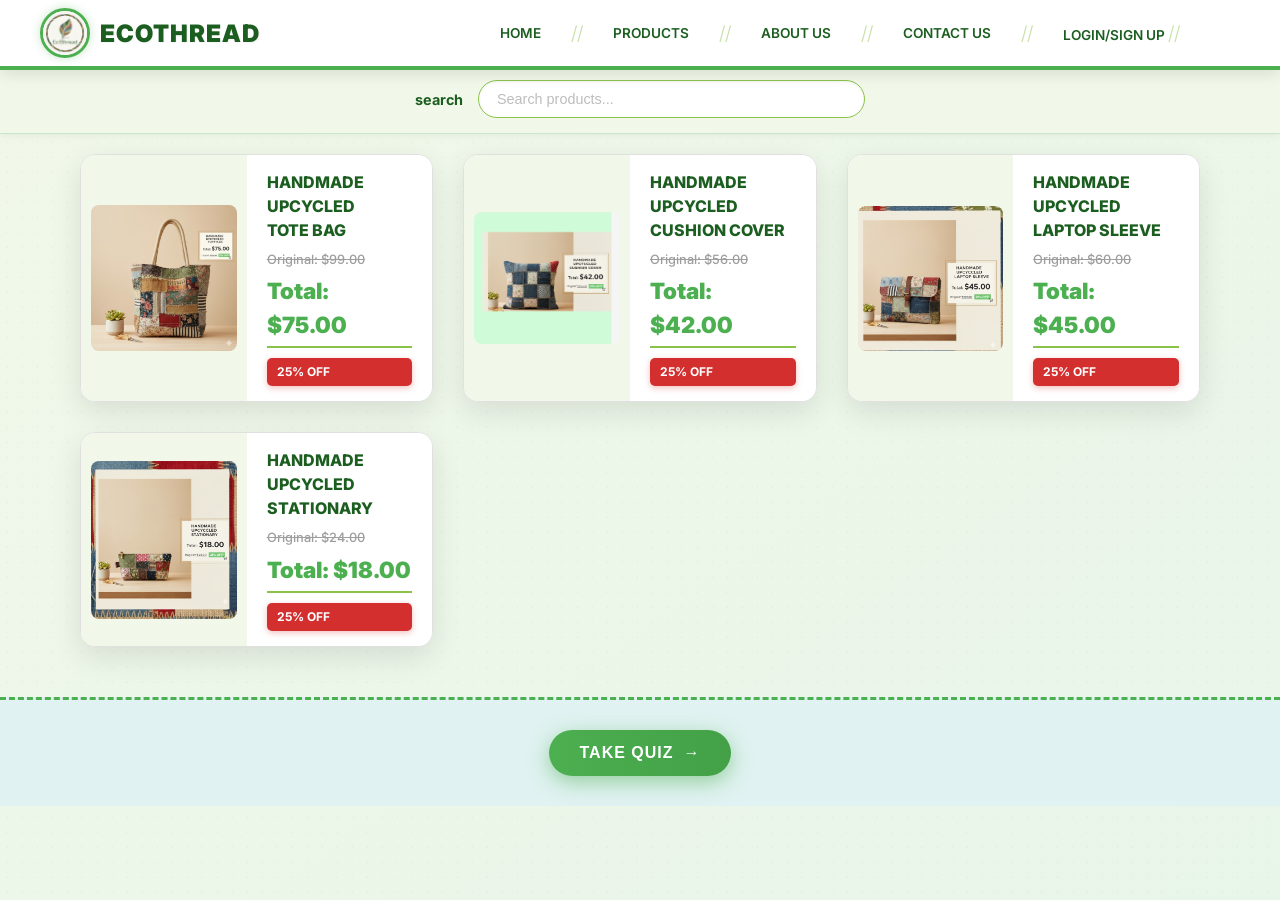
<file: index.html>
<!DOCTYPE html>
<html lang="en">
<head>
    <meta charset="UTF-8">
    <meta name="viewport" content="width=device-width, initial-scale=1.0">
    <title>EcoThread - Handmade Upcycled Products</title>
    <link rel="stylesheet" href="index.css">
    
</head>
<body>

    <!-- Header and Navigation -->
    <header id="main-header">
        <div id="logo">
            <img src="3.png" alt="EcoThread Logo">
            <span>EcoThread</span>
        </div>
        <nav id="main-nav">
            <a href="#home">home</a>
            <span class="divider">//</span>
            <a href="#products">products</a>
            <span class="divider">//</span>
            <a href="#about">about us</a>
            <span class="divider">//</span>
            <a href="#contact">contact us</a>
            <span class="divider">//</span>
            <a href="#login">login/sign up
            <span class="divider">//</span> <a href="http://127.0.0.1:5501/login.html"></a>
        </nav>
    </header>

    <!-- Search and Filter Section -->
    <div id="search-filter">
        <div class="search-container">
            <label for="search">search</label>
            <input type="text" id="search" placeholder="Search products...">
        </div>
    </div>

    <!-- Product Grid Section -->
    <section id="product-grid">

        <!-- Product 1: Tote Bag -->
        <div class="product-card">
            <div class="product-image">
                <img src="m.jpg" alt="Handmade Upcycled Tote Bag">
            </div>
            <div class="product-info">
                <p class="product-name">HANDMADE UPCYCLED<br>TOTE BAG</p>
                <p class="original-price">Original: $99.00</p>
                <p class="total-price">Total: $75.00</p>
                <p class="discount">25% OFF</p>
            </div>
        </div>

        <!-- Product 2: Cushion Cover -->
        <div class="product-card">
            <div class="product-image">
                <img src="v.png" alt="Handmade Upcycled Cushion Cover">
            </div>
            <div class="product-info">
                <p class="product-name">HANDMADE UPCYCLED<br>CUSHION COVER</p>
                <p class="original-price">Original: $56.00</p>
                <p class="total-price">Total: $42.00</p>
                <p class="discount">25% OFF</p>
            </div>
        </div>

        <!-- Product 3: Laptop Sleeve -->
        <div class="product-card">
            <div class="product-image">
                <img src="a.png" alt="Handmade Upcycled Laptop Sleeve">
            </div>
            <div class="product-info">
                <p class="product-name">HANDMADE UPCYCLED<br>LAPTOP SLEEVE</p>
                <p class="original-price">Original: $60.00</p>
                <p class="total-price">Total: $45.00</p>
                <p class="discount">25% OFF</p>
            </div>
        </div>

        <!-- Product 4: Stationery Pouch -->
        <div class="product-card">
            <div class="product-image">
                <img src="z.png" alt="Handmade Upcycled Stationary">
            </div>
            <div class="product-info">
                <p class="product-name">HANDMADE UPCYCLED<br>STATIONARY</p>
                <p class="original-price">Original: $24.00</p>
                <p class="total-price">Total: $18.00</p>
                <p class="discount">25% OFF</p>
            </div>
        </div>

    </section>

    <!-- Quiz Button Section -->
    <div id="quiz-area">
        <button id="quiz-button">take quiz</button>
    </div>
<script src="index.js"></script>

</body>
</html>
</file>
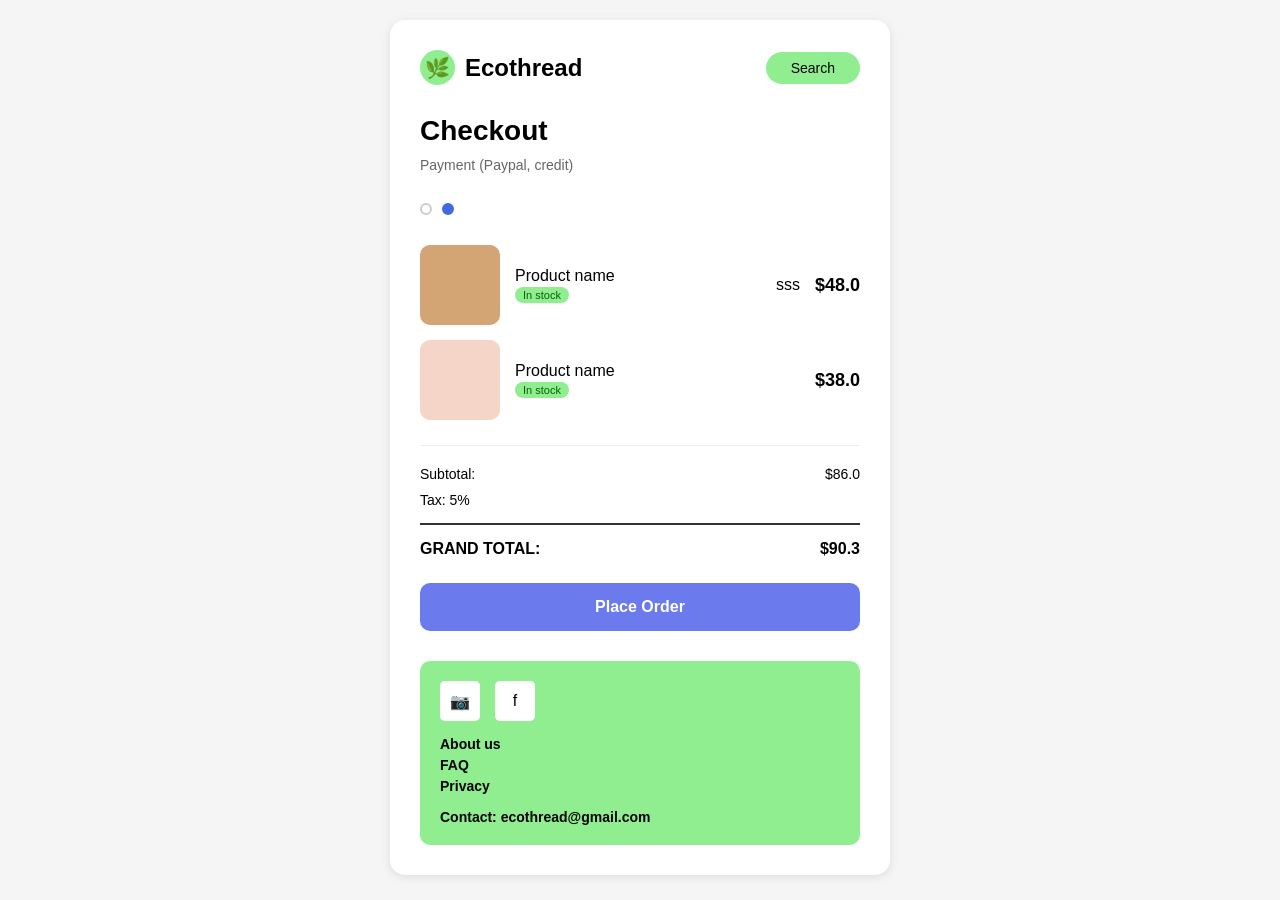
<file: checkout.html>
<!DOCTYPE html>
<html lang="en">
<head>
    <meta charset="UTF-8">
    <meta name="viewport" content="width=device-width, initial-scale=1.0">
    <title>Ecothread - Checkout</title>
    <style>
        * {
            margin: 0;
            padding: 0;
            box-sizing: border-box;
        }

        body {
            font-family: Arial, sans-serif;
            background-color: #f5f5f5;
            padding: 20px;
        }

        .container {
            max-width: 500px;
            margin: 0 auto;
            background-color: white;
            border-radius: 15px;
            padding: 30px;
            box-shadow: 0 2px 10px rgba(0,0,0,0.1);
        }

        .header {
            display: flex;
            align-items: center;
            justify-content: space-between;
            margin-bottom: 30px;
        }

        .logo-section {
            display: flex;
            align-items: center;
            gap: 10px;
        }

        .logo {
            width: 35px;
            height: 35px;
            background-color: #90EE90;
            border-radius: 50%;
            display: flex;
            align-items: center;
            justify-content: center;
            font-size: 20px;
        }

        .brand-name {
            font-size: 24px;
            font-weight: bold;
        }

        .search-btn {
            background-color: #90EE90;
            border: none;
            padding: 8px 25px;
            border-radius: 20px;
            cursor: pointer;
            font-size: 14px;
        }

        h1 {
            font-size: 28px;
            margin-bottom: 10px;
        }

        .payment-info {
            color: #666;
            margin-bottom: 30px;
            font-size: 14px;
        }

        .payment-options {
            display: flex;
            gap: 10px;
            margin-bottom: 30px;
        }

        .payment-option {
            width: 12px;
            height: 12px;
            border-radius: 50%;
            border: 2px solid #ccc;
        }

        .payment-option.active {
            background-color: #4169E1;
            border-color: #4169E1;
        }

        .products {
            margin-bottom: 25px;
        }

        .product-item {
            display: flex;
            align-items: center;
            gap: 15px;
            margin-bottom: 15px;
        }

        .product-image {
            width: 80px;
            height: 80px;
            background-color: #f0f0f0;
            border-radius: 10px;
            display: flex;
            align-items: center;
            justify-content: center;
            overflow: hidden;
        }

        .product-image img {
            width: 100%;
            height: 100%;
            object-fit: cover;
        }

        .product-details {
            flex: 1;
        }

        .product-name {
            font-size: 14px;
            color: #666;
            margin-bottom: 5px;
        }

        .stock-status {
            display: inline-block;
            background-color: #90EE90;
            padding: 2px 8px;
            border-radius: 10px;
            font-size: 11px;
            color: #006400;
        }

        .product-price {
            font-size: 18px;
            font-weight: bold;
        }

        .summary {
            border-top: 1px solid #eee;
            padding-top: 20px;
            margin-bottom: 25px;
        }

        .summary-row {
            display: flex;
            justify-content: space-between;
            margin-bottom: 10px;
            font-size: 14px;
        }

        .grand-total {
            display: flex;
            justify-content: space-between;
            font-weight: bold;
            font-size: 16px;
            margin-top: 15px;
            padding-top: 15px;
            border-top: 2px solid #333;
        }

        .place-order-btn {
            width: 100%;
            background-color: #6B7AED;
            color: white;
            border: none;
            padding: 15px;
            border-radius: 10px;
            font-size: 16px;
            font-weight: bold;
            cursor: pointer;
            margin-bottom: 30px;
        }

        .place-order-btn:hover {
            background-color: #5A69DC;
        }

        .footer {
            background-color: #90EE90;
            padding: 20px;
            border-radius: 10px;
        }

        .social-links {
            display: flex;
            gap: 15px;
            margin-bottom: 15px;
        }

        .social-icon {
            width: 40px;
            height: 40px;
            background-color: white;
            border-radius: 5px;
            display: flex;
            align-items: center;
            justify-content: center;
            cursor: pointer;
        }

        .footer-links {
            margin-bottom: 15px;
        }

        .footer-links a {
            color: #000;
            text-decoration: none;
            display: block;
            margin-bottom: 5px;
            font-size: 14px;
            font-weight: bold;
        }

        .contact-info {
            font-weight: bold;
            font-size: 14px;
        }
    </style>
</head>
<body>
    <div class="container">
        <div class="header">
            <div class="logo-section">
                <div class="logo">🌿</div>
                <span class="brand-name">Ecothread</span>
            </div>
            <button class="search-btn">Search</button>
        </div>

        <h1>Checkout</h1>
        <p class="payment-info">Payment (Paypal, credit)</p>

        <div class="payment-options">
            <div class="payment-option"></div>
            <div class="payment-option active"></div>
        </div>

        <div class="products">
            <div class="product-item">
                <div class="product-image">
                    <img src="data:image/svg+xml,%3Csvg xmlns='http://www.w3.org/2000/svg' width='80' height='80'%3E%3Crect fill='%23d4a574' width='80' height='80'/%3E%3C/svg%3E" alt="Product">
                </div>
                <div class="product-details">
                    <div class="HAND BAG">Product name</div>
                    <span class="stock-status">In stock</span>
                </div>sss
                <div class="product-price">$48.0</div>
            </div>

            <div class="product-item">
                <div class="product-image">
                    <img src="data:image/svg+xml,%3Csvg xmlns='http://www.w3.org/2000/svg' width='80' height='80'%3E%3Crect fill='%23f5d5c8' width='80' height='80'/%3E%3C/svg%3E" alt="Product">
                </div>
                <div class="product-details">
                    <div class="WATER BOTTLE">Product name</div>
                    <span class="stock-status">In stock</span>
                </div>
                <div class="product-price">$38.0</div>
            </div>
        </div>

        <div class="summary">
            <div class="summary-row">
                <span>Subtotal:</span>
                <span>$86.0</span>
            </div>
            <div class="summary-row">
                <span>Tax: 5%</span>
                <span></span>
            </div>
            <div class="grand-total">
                <span>GRAND TOTAL:</span>
                <span>$90.3</span>
            </div>
        </div>

        <button class="place-order-btn">Place Order</button>

        <div class="footer">
            <div class="social-links">
                <div class="social-icon">📷</div>
                <div class="social-icon">f</div>
            </div>
            <div class="footer-links">
                <a href="#">About us</a>
                <a href="#">FAQ</a>
                <a href="#">Privacy</a>
            </div>
            <div class="contact-info">Contact: ecothread@gmail.com</div>
        </div>
    </div>
</body>
</html>
</file>
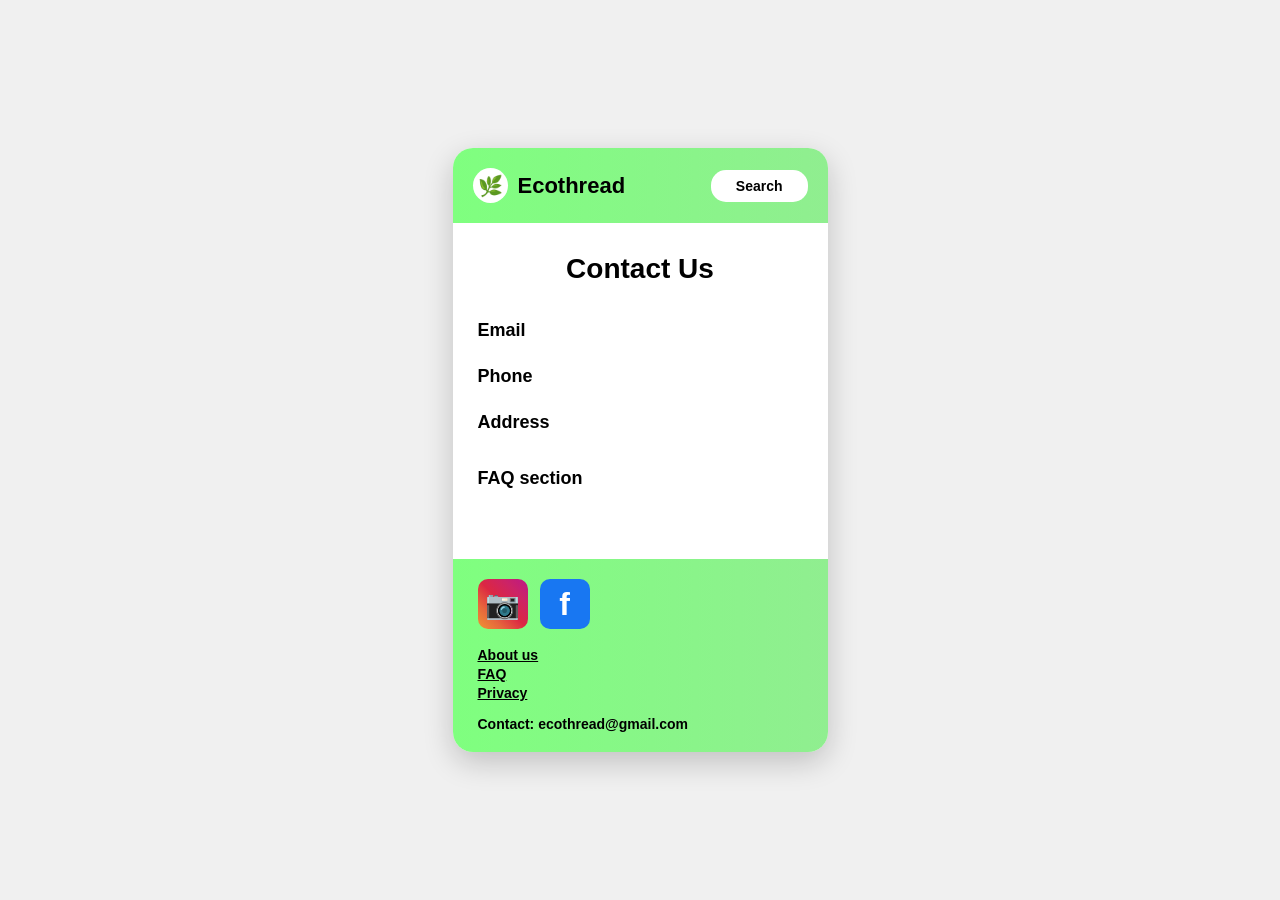
<file: contactus.html>
<!DOCTYPE html>
<html lang="en">
<head>
    <meta charset="UTF-8">
    <meta name="viewport" content="width=device-width, initial-scale=1.0">
    <title>Contact Us - Ecothread</title>
    <style>
        * {
            margin: 0;
            padding: 0;
            box-sizing: border-box;
        }

        body {
            font-family: Arial, sans-serif;
            background-color: #f0f0f0;
            display: flex;
            justify-content: center;
            align-items: center;
            min-height: 100vh;
            padding: 20px;
        }

        .mobile-frame {
            width: 375px;
            background-color: white;
            border-radius: 20px;
            box-shadow: 0 10px 30px rgba(0,0,0,0.2);
            overflow: hidden;
        }

        .header {
            background: linear-gradient(to right, #7FFF7F, #90EE90);
            padding: 20px;
            display: flex;
            justify-content: space-between;
            align-items: center;
        }

        .logo-container {
            display: flex;
            align-items: center;
            gap: 10px;
        }

        .logo {
            width: 35px;
            height: 35px;
            background-color: white;
            border-radius: 50%;
            display: flex;
            align-items: center;
            justify-content: center;
            font-size: 20px;
        }

        .brand {
            font-size: 22px;
            font-weight: bold;
            color: #000;
        }

        .search-btn {
            background-color: white;
            border: none;
            padding: 8px 25px;
            border-radius: 15px;
            font-weight: 600;
            cursor: pointer;
            font-size: 14px;
        }

        .content {
            padding: 30px 25px;
        }

        h1 {
            font-size: 28px;
            text-align: center;
            margin-bottom: 35px;
            font-weight: bold;
        }

        .contact-section {
            margin-bottom: 25px;
        }

        .contact-section h2 {
            font-size: 18px;
            font-weight: bold;
            margin-bottom: 5px;
        }

        .contact-section p {
            font-size: 14px;
            color: #333;
            line-height: 1.4;
        }

        .faq-title {
            font-size: 18px;
            font-weight: bold;
            margin-top: 35px;
            margin-bottom: 20px;
        }

        .footer {
            background: linear-gradient(to right, #7FFF7F, #90EE90);
            padding: 20px 25px;
            margin-top: 20px;
        }

        .social-row {
            display: flex;
            gap: 12px;
            margin-bottom: 18px;
        }

        .social-icon {
            width: 50px;
            height: 50px;
            border-radius: 10px;
            display: flex;
            align-items: center;
            justify-content: center;
            cursor: pointer;
            font-size: 28px;
        }

        .instagram-icon {
            background: linear-gradient(45deg, #f09433 0%, #e6683c 25%, #dc2743 50%, #cc2366 75%, #bc1888 100%);
        }

        .facebook-icon {
            background-color: #1877F2;
            color: white;
            font-weight: bold;
            font-size: 32px;
        }

        .footer-links {
            margin-bottom: 15px;
        }

        .footer-links a {
            display: block;
            color: #000;
            text-decoration: underline;
            font-weight: 600;
            margin-bottom: 3px;
            font-size: 14px;
        }

        .footer-contact {
            font-weight: bold;
            font-size: 14px;
            color: #000;
        }
    </style>
</head>
<body>
    <div class="mobile-frame">
        <!-- Header -->
        <div class="header">
            <div class="logo-container">
                <div class="logo">🌿</div>
                <span class="brand">Ecothread</span>
            </div>
            <button class="search-btn">Search</button>
        </div>

        <!-- Main Content -->
        <div class="content">
            <h1>Contact Us</h1>

            <div class="contact-section">
                <h2>Email</h2>
                <p></p>
            </div>

            <div class="contact-section">
                <h2>Phone</h2>
                <p></p>
            </div>

            <div class="contact-section">
                <h2>Address</h2>
                <p></p>
            </div>

            <div class="faq-title">FAQ section</div>
        </div>

        <!-- Footer -->
        <div class="footer">
            <div class="social-row">
                <div class="social-icon instagram-icon">📷</div>
                <div class="social-icon facebook-icon">f</div>
            </div>

            <div class="footer-links">
                <a href="#">About us</a>
                <a href="#">FAQ</a>
                <a href="#">Privacy</a>
            </div>

            <div class="footer-contact">
                Contact: ecothread@gmail.com
            </div>
        </div>
    </div>
</body>
</html>
</file>
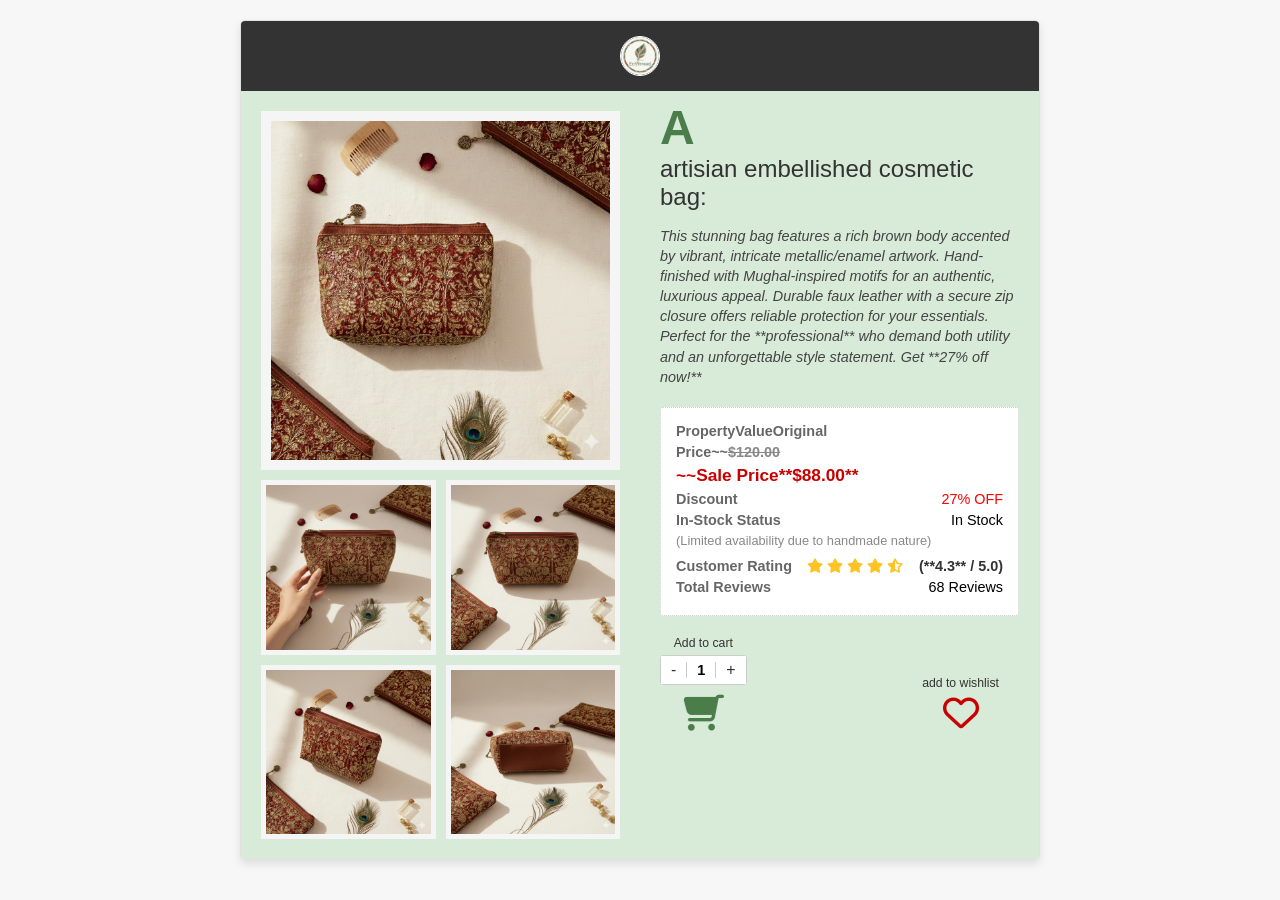
<file: detail.html>
<!DOCTYPE html>
<html lang="en">
<head>
    <meta charset="UTF-8">
    <meta name="viewport" content="width=device-width, initial-scale=1.0">
    <title>Product Page Clone</title>
    <link rel="stylesheet" href="https://cdnjs.cloudflare.com/ajax/libs/font-awesome/6.5.2/css/all.min.css">
    <link rel="stylesheet" href="detail.css">
</head>
<body>

<div class="product-card">

    <div class="header">
        <div class="logo-container">
            <img src="3.png" alt="EcoThread Logo" class="logo">
            <span class="logo-text">EcoThread</span>
        </div>
    </div>

    <div class="content-wrapper">
        <div class="image-gallery">
            <div class="main-image">
                <img src="pic0.png" alt="Artisan Embellished Cosmetic Bag - Main View">
                <div class="pink-balls"></div> </div>
            <div class="thumbnail-images">
                <div class="thumb-row">
                    <img src="pic1.png" alt="Cosmetic Bag Thumbnail 1">
                    <img src="pic2.png" alt="Cosmetic Bag Thumbnail 2">
                </div>
                <div class="thumb-row">
                    <img src="pic3.png" alt="Cosmetic Bag Thumbnail 3">
                    <img src="pic4.png" alt="Cosmetic Bag Thumbnail 4">
                </div>
            </div>
        </div>

        <div class="product-details">
            <p class="section-indicator">A</p>
            <h1 class="product-title">artisian embellished cosmetic bag:</h1>
            <p class="product-description">
                This stunning bag features a rich brown body accented
                by vibrant, intricate metallic/enamel
                artwork.
                Hand-finished with Mughal-inspired
                motifs for
                an authentic, luxurious appeal. Durable
                faux leather with a secure
                zip closure offers reliable protection for
                your essentials.
                Perfect for the **professional** who demand
                both utility
                and an unforgettable style statement. Get
                **27% off now!**
            </p>

            <div class="product-info-box">
                <div class="info-row"><span class="label">PropertyValueOriginal</span></div>

                <div class="info-row price-row">
                    <span class="label">Price~~<strike>$120.00</strike></span>
                    <span class="value sale-price">~~Sale Price**$88.00**</span>
                </div>

                <div class="info-row"><span class="label">Discount</span><span class="value discount-value">27% OFF</span></div>

                <div class="info-row"><span class="label">In-Stock Status</span><span class="value stock-status">In Stock</span></div>
                <p class="availability">(Limited availability due to handmade nature)</p>

                <div class="info-row rating-row">
                    <span class="label">Customer Rating</span>
                    <span class="rating-stars">
                        <i class="fa-solid fa-star filled"></i>
                        <i class="fa-solid fa-star filled"></i>
                        <i class="fa-solid fa-star filled"></i>
                        <i class="fa-solid fa-star filled"></i>
                        <i class="fa-solid fa-star-half-stroke half-filled"></i>
                    </span>
                    <span class="rating-text">(**4.3** / 5.0)</span>
                </div>
                <div class="info-row"><span class="label">Total Reviews</span><span class="value">68 Reviews</span></div>

            </div>

            <div class="action-buttons">
                <div class="add-to-cart-box">
                    <p class="add-text">Add to cart</p>
                    <div class="cart-controls">
                        <button class="control-btn minus">-</button>
                        <span class="quantity">1</span>
                        <button class="control-btn plus">+</button>
                    </div>
                    <i class="fa-solid fa-cart-shopping cart-icon"></i>
                </div>
                
                <div class="add-to-wishlist-box">
                    <p class="add-text">add to wishlist</p>
                    <i class="fa-regular fa-heart wishlist-icon"></i>
                </div>
            </div>
        </div>
    </div>
</div>
<script src="detail.js"></script>

</body>
</html>
</file>
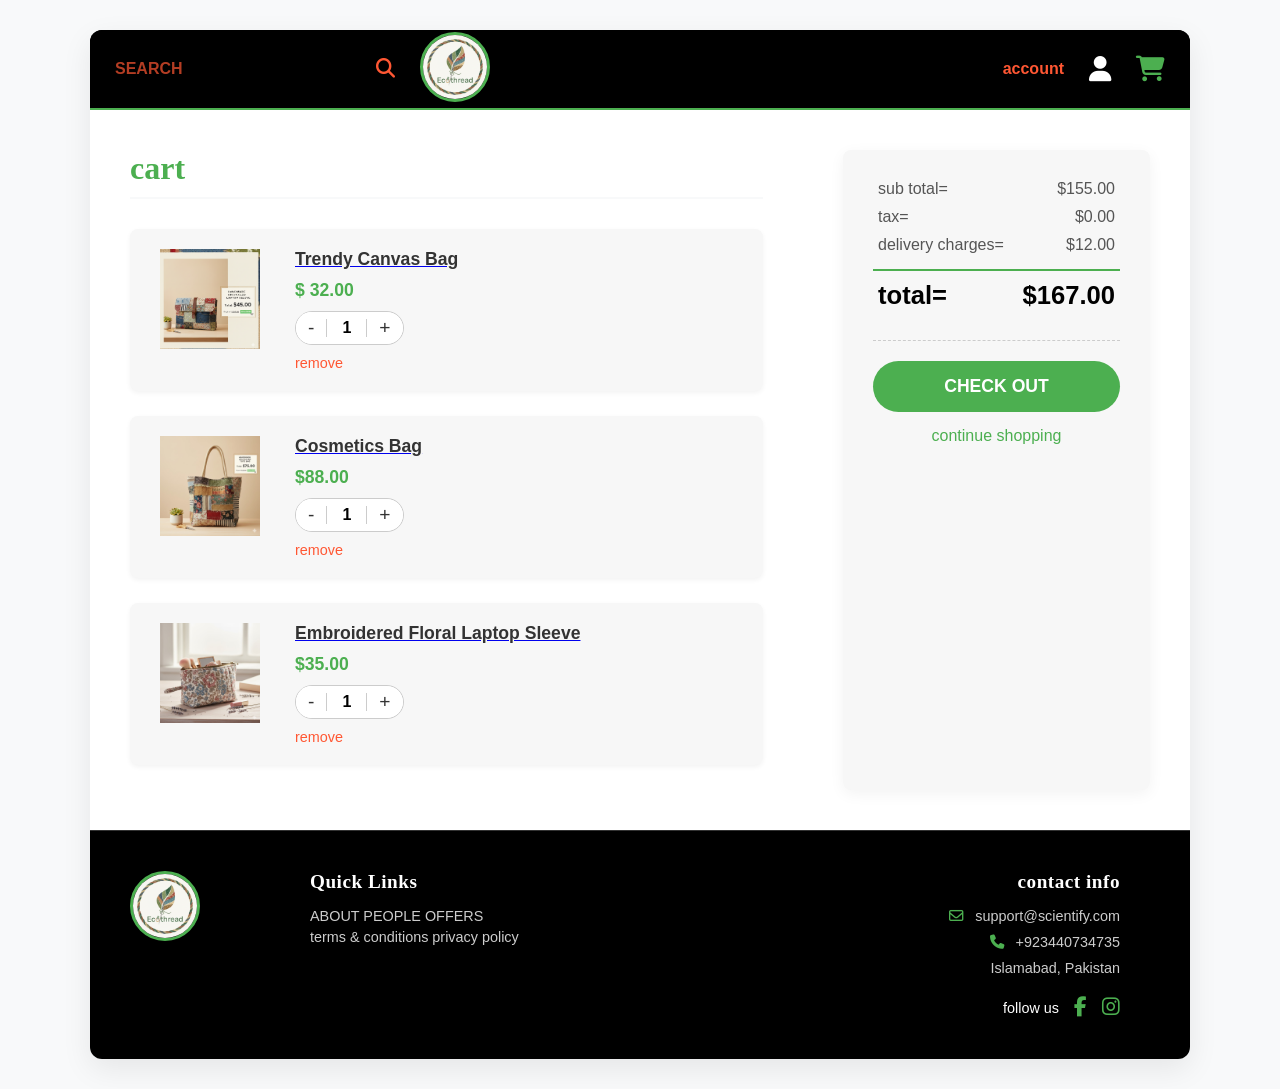
<file: last.html>
<!DOCTYPE html>
<html lang="en">
<head>
    <meta charset="UTF-8">
    <meta name="viewport" content="width=device-width, initial-scale=1.0">
    <title>Shopping Cart</title>
    <link rel="stylesheet" href="https://cdnjs.cloudflare.com/ajax/libs/font-awesome/6.5.2/css/all.min.css">
    <link rel="stylesheet" href="last.css">
</head>
<body>

<div class="page-container">
    
    <header class="main-header">
        <div class="header-section black-box search-box">
            <input type="text" class="search-input" placeholder="search">
            <i class="fa-solid fa-magnifying-glass search-icon-header"></i>
        </div>
        <div class="header-section logo-container">
            <a href="#" class="logo-link"><img src="3.png" alt="EcoThread Logo" class="logo"></a>
        </div>
        <div class="header-section black-box right-side">
            <a href="#" class="header-link text-red">account</a>
            <a href="#" class="header-link"><i class="fa-solid fa-user icon"></i></a>
            <a href="#" class="header-link cart-link"><i class="fa-solid fa-cart-shopping icon cart-icon-add"></i></a>
        </div>
    </header>

    <main class="cart-content-wrapper">
        <div class="cart-items-container">
            <h2 class="cart-title"><span class="green-text">cart</span></h2>

            <div class="cart-item">
                <a href="#" class="item-link item-left">
                    <img src="a.png" alt="Trendy Canvas Bag" class="item-image">
                </a>
                <div class="item-right">
                    <a href="#" class="item-link"><p class="item-name">trendy canvas bag</p></a>
                    <p class="item-price">$ 32.00</p>
                    <div class="quantity-controls">
                        <button class="control-btn minus" title="Decrease quantity">-</button>
                        <span class="quantity">1</span>
                        <button class="control-btn plus" title="Increase quantity">+</button>
                    </div>
                    <button class="remove-btn" title="Remove item">remove</button>
                </div>
            </div>

            <div class="separator-dot"></div>

            <div class="cart-item">
                <a href="#" class="item-link item-left">
                    <img src="m.jpg" alt="Cosmetics Bag" class="item-image">
                </a>
                <div class="item-right">
                    <a href="#" class="item-link"><p class="item-name">cosmetics bag</p></a>
                    <p class="item-price">$88.00</p>
                    <div class="quantity-controls">
                        <button class="control-btn minus" title="Decrease quantity">-</button>
                        <span class="quantity">1</span>
                        <button class="control-btn plus" title="Increase quantity">+</button>
                    </div>
                    <button class="remove-btn" title="Remove item">remove</button>
                </div>
            </div>
            
            <div class="separator-dot"></div>

            <div class="cart-item">
                <a href="#" class="item-link item-left">
                    <img src="c.jpg" alt="Embroidered Floral Laptop Sleeve" class="item-image">
                </a>
                <div class="item-right">
                    <a href="#" class="item-link"><p class="item-name">embroidered floral laptop sleeve</p></a>
                    <p class="item-price">$35.00</p>
                    <div class="quantity-controls">
                        <button class="control-btn minus" title="Decrease quantity">-</button>
                        <span class="quantity">1</span>
                        <button class="control-btn plus" title="Increase quantity">+</button>
                    </div>
                    <button class="remove-btn" title="Remove item">remove</button>
                </div>
            </div>
        </div>

        <div class="price-summary-container">
            <span class="section-indicator">A</span> <div class="price-details">
                <p>sub total=<span>$148</span></p>
                <p>tax=<span>$0.0</span></p>
                <p>delivery charges=<span>$12</span></p>
                <p class="total">total=<span>$160</span></p>
            </div>
            
            <button class="checkout-btn">check out</button>
            <button class="continue-shopping-btn">continue shopping</button>
        </div>
    </main>

    <footer class="main-footer">
        <div class="footer-left">
            <a href="#" class="logo-link"><img src="3.png" alt="EcoThread Logo" class="logo"></a>
        </div>
        <div class="footer-center">
            <p class="section-heading">Quick Links</p>
            <a href="#" class="footer-link"><p class="link-item">ABOUT PEOPLE OFFERS</p></a>
            <a href="#" class="footer-link"><p class="link-item">terms & conditions privacy policy</p></a>
        </div>
        <div class="footer-right">
            <p class="section-heading">contact info</p>
            <a href="mailto:support@scientify.com" class="footer-link contact-item"><i class="fa-regular fa-envelope"></i> support@scientify.com</a>
            <a href="tel:+923440734735" class="footer-link contact-item"><i class="fa-solid fa-phone"></i> +923440734735</a>
            <p class="contact-item">Islamabad, Pakistan</p>
            <p class="follow-us">follow us <a href="#" class="social-icon"><i class="fa-brands fa-facebook-f"></i></a> <a href="#" class="social-icon"><i class="fa-brands fa-instagram"></i></a></p>
        </div>
    </footer>
</div>
<script src="last.js"></script>

</body>
</html>
</file>
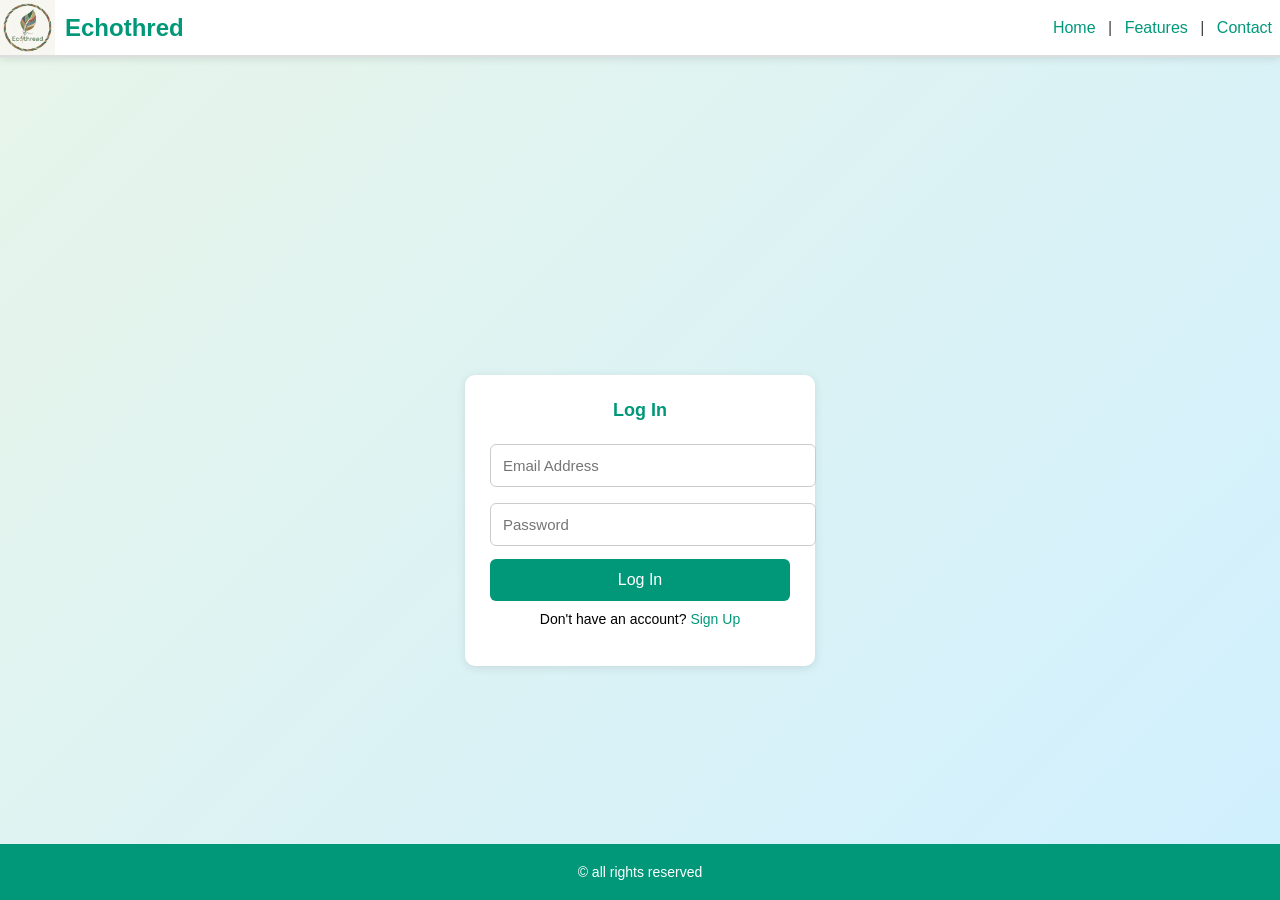
<file: login.html>
<!DOCTYPE html>
<html lang="en">
<head>
    <meta charset="UTF-8">
    <meta name="viewport" content="width=device-width, initial-scale=1.0">
    <title>User Authentication Portal - Echothred</title>
    <!-- Tailwind CSS link and config removed for pure HTML extraction -->
    <!-- Custom CSS style block removed for pure HTML extraction -->
     <link rel="stylesheet" href="login.css">
</head>
<body>

<!-- Message Box UI -->
<div id="message-box-container" class="fixed top-5 left-1/2 -translate-x-1/2 z-50 transition-all duration-300" style="display: none;">
    <div id="message-box" class="px-6 py-3 rounded-lg shadow-xl font-medium flex items-center space-x-2">
    </div>
</div>

<!-- Header -->
<header id="main-header" class="flex justify-between items-center px-6 py-3">
    <div id="logo" class="flex items-center space-x-2 text-xl font-bold text-primary">
        <!-- Image 3.png is now used for the logo -->
        <img src="3.png" alt="Echothred Logo" class="h-6 w-6">
        <span>Echothred</span>
    </div>
    <nav id="main-nav" class="hidden sm:flex space-x-4 text-sm">
        <a href="#" class="text-slate-300 hover:text-primary transition">Home</a>
        <span class="divider">|</span>
        <a href="#" class="text-slate-300 hover:text-primary transition">Features</a>
        <span class="divider">|</span>
        <a href="#" class="text-slate-300 hover:text-primary transition">Contact</a>
    </nav>
</header>

<!-- Main Content Area -->
<main class="container">

    <!-- Login Box -->
    <div class="box" id="login-box">
        <div class="logo-name">Log In</div>

        <input type="email" id="login-email" placeholder="Email Address" required>
        <input type="password" id="login-password" placeholder="Password" required>

        <button id="login-btn" class="btn">Log In</button>

        <p class="small-text">
            Don't have an account? 
            <a href="#" id="show-signup-link" class="text-primary hover:text-indigo-400 font-medium transition">Sign Up</a>
        </p>
    </div>

    <!-- Sign Up Box -->
    <div class="box" id="signup-box" style="display: none;">
        <div class="logo-name">Create Account</div>

        <input type="email" id="signup-email" placeholder="Email Address" required>
        <input type="password" id="signup-password" placeholder="Password (min 6 characters)" required>
        <input type="password" id="signup-confirm-password" placeholder="Confirm Password" required>

        <button id="signup-btn" class="btn">Sign Up</button>

        <p class="small-text">
            Already have an account? 
            <a href="#" id="show-login-link" class="text-secondary hover:text-emerald-400 font-medium transition">Log In</a>
        </p>
    </div>

</main>

<!-- Footer with updated text -->
<footer class="text-center py-4 text-slate-500 border-t border-slate-700 mt-auto">
    &copy; all rights reserved
</footer>

<!-- Firebase and Custom Script removed for pure HTML extraction -->
<script src="login.js"></script>
</body>
</html>
</file>
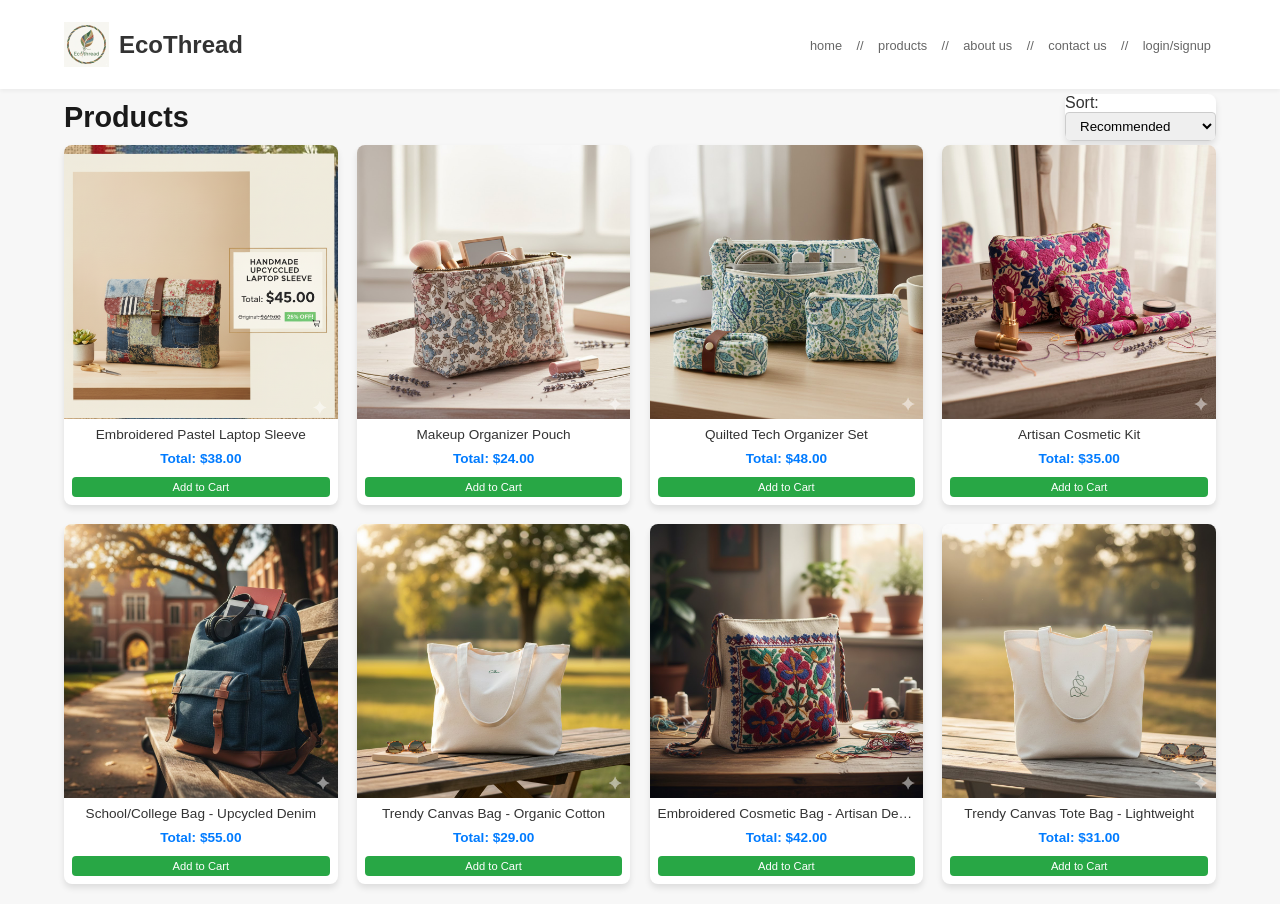
<file: more.html>
<!DOCTYPE html>
<html lang="en">
<head>
    <meta charset="UTF-8">
    <meta name="viewport" content="width=device-width, initial-scale=1.0">
    <title>EcoThread Product Gallery</title>
     <link rel="stylesheet" href="more.css">
</head>
<body>

    <!-- Header and Navigation -->
    <header>
        <!-- Logo Placeholder -->
        <div>
            <!-- PLACE FOR LOGO IMAGE: Insert your logo file name here -->
            <img src="3.png" alt="EcoThread ">
            <!-- Text/Name next to the logo -->
            <span>EcoThread</span>
        </div>
        <!-- Navigation Menu -->
        <nav>
            <a href="#">home</a>
            <span>//</span>
            <a href="#">products</a>
            <span>//</span>
            <a href="#">about us</a>
            <span>//</span>
            <a href="#">contact us</a>
            <span>//</span>
            <a href="#">login/signup</a>
        </nav>
    </header>

    <!-- Main Content Area -->
    <main>
        <!-- Search and Sort Bar -->
        <div>
            <h2>Products</h2>
            <div>
                <span>Sort:</span>
                <select>
                    <option>Recommended</option>
                    <option>Price: Low to High</option>
                    <option>Newest</option>
                </select>
            </div>
        </div>
        
        <!-- Product Grid: A responsive layout for 8 pictures -->
        <div>

            <!-- Product Card 1 -->
            <div>
                <div>
                    <!-- SIMPLIFIED PICTURE SYNTAX: Replace 'product_1.jpg' with your file name -->
                    <img src="a.png"
                         alt="Handmade Laptop Sleeve"
                         length="100" width="100"
                    >
                </div>
                <div>
                    <p>Embroidered Pastel Laptop Sleeve</p>
                    <p>Total: $38.00</p>
                    <button>
                        Add to Cart
                    </button>
                </div>
            </div>

            <!-- Product Card 2 -->
            <div>
                <div>
                    <!-- SIMPLIFIED PICTURE SYNTAX: Replace 'product_2.jpg' with your file name -->
                    <img src="c.jpg"
                         alt="Makeup Organizer Pouch"
                         length="100" width="100"
                    >
                </div>
                <div>
                    <p>Makeup Organizer Pouch</p>
                    <p>Total: $24.00</p>
                    <button>
                        Add to Cart
                    </button>
                </div>
            </div>

            <!-- Product Card 3 -->
            <div>
                <div>
                    <!-- SIMPLIFIED PICTURE SYNTAX: Replace 'product_3.jpg' with your file name -->
                    <img src="q.jpg"
                         alt="Quilted Tech Organizer Set"
                         length="100" width="100"
                    >
                </div>
                <div>
                    <p>Quilted Tech Organizer Set</p>
                    <p>Total: $48.00</p>
                    <button>
                        Add to Cart
                    </button>
                </div>
            </div>

            <!-- Product Card 4 -->
            <div>
                <div>
                    <!-- SIMPLIFIED PICTURE SYNTAX: Replace 'product_4.jpg' with your file name -->
                    <img src="w.jpg"
                         alt="Artisan Cosmetic Kit"
                         length="100" width="100"
                    >
                </div>
                <div>
                    <p>Artisan Cosmetic Kit</p>
                    <p>Total: $35.00</p>
                    <button>
                        Add to Cart
                    </button>
                </div>
            </div>
            
            <!-- Product Card 5 -->
            <div>
                <div>
                    <!-- SIMPLIFIED PICTURE SYNTAX: Replace 'product_5.jpg' with your file name -->
                    <img src="e.jpg"
                         alt="School College Bag"
                         length="100" width="100"
                    >
                </div>
                <div>
                    <p>School/College Bag - Upcycled Denim</p>
                    <p>Total: $55.00</p>
                    <button>
                        Add to Cart
                    </button>
                </div>
            </div>

            <!-- Product Card 6 -->
            <div>
                <div>
                    <!-- SIMPLIFIED PICTURE SYNTAX: Replace 'product_6.jpg' with your file name -->
                    <img src="r.jpg"
                         alt="Trendy Canvas Bag"
                         length="100" width="100"
                    >
                </div>
                <div>
                    <p>Trendy Canvas Bag - Organic Cotton</p>
                    <p>Total: $29.00</p>
                    <button>
                        Add to Cart
                    </button>
                </div>
            </div>

            <!-- Product Card 7 -->
            <div>
                <div>
                    <!-- SIMPLIFIED PICTURE SYNTAX: Replace 'product_7.jpg' with your file name -->
                    <img src="t.jpg"
                         alt="Hand Embroidered Bag"
                         length="100" width="100"
                    >
                </div>
                <div>
                    <p>Embroidered Cosmetic Bag - Artisan Design</p>
                    <p>Total: $42.00</p>
                    <button>
                        Add to Cart
                    </button>
                </div>
            </div>

            <!-- Product Card 8 -->
            <div>
                <div>
                    <!-- SIMPLIFIED PICTURE SYNTAX: Replace 'product_8.jpg' with your file name -->
                    <img src="y.jpg"
                         alt="Trendy Canvas Tote Bag"
                         length="100" width="100"
                    >
                </div>
                <div>
                    <p>Trendy Canvas Tote Bag - Lightweight</p>
                    <p>Total: $31.00</p>
                    <button>
                        Add to Cart
                    </button>
                </div>
            </div>
            
        </div>
        
    </main>

</body>
</html>
</file>
<file: index.css>
/* Import Google Font - Using Inter, but with more defined weights for a sleek look */
@import url('https://fonts.googleapis.com/css2?family=Inter:wght@300;400;500;600;700;800;900&display=swap');

/* --- 🌿 CSS Reset and General Setup --- */
* {
    margin: 0;
    padding: 0;
    box-sizing: border-box;
}

:root {
    /* EcoThread Primary Colors */
    --color-primary: #4CAF50; /* A vibrant, natural green */
    --color-secondary: #8BC34A; /* Lighter, fresh green */
    --color-text-dark: #1B5E20; /* Deep forest green for main text */
    --color-background-light: #F1F8E9; /* Very light, almost white green */
    --color-discount: #D32F2F; /* Warm red for sales */
    --color-gray-original: #9E9E9E; /* Muted gray for original price */
    --font-stack: 'Inter', sans-serif;
}

body {
    font-family: var(--font-stack);
    /* Soft, earthy background gradient for depth */
    background: linear-gradient(145deg, var(--color-background-light) 0%, #E8F5E9 100%);
    min-height: 100vh;
    overflow-x: hidden;
    position: relative;
    padding-top: 65px; /* Space for fixed header */
}

/* Subtle Fabric Texture Overlay - Enhanced subtle texture */
body::before {
    content: '';
    position: fixed;
    top: 0;
    left: 0;
    width: 100%;
    height: 100%;
    background-image: 
        radial-gradient(rgba(0,0,0,.03) 1px, transparent 1px);
    background-size: 15px 15px;
    pointer-events: none;
    z-index: 1;
    opacity: 0.8;
}

/* --- 🌲 Header Styling --- */
#main-header {
    background-color: rgba(255, 255, 255, 0.98);
    padding: 8px 40px;
    display: flex;
    justify-content: space-between;
    align-items: center;
    border-bottom: 4px solid var(--color-primary);
    position: fixed; /* Fixed header for accessibility */
    top: 0;
    left: 0;
    width: 100%;
    z-index: 1000;
    box-shadow: 0 4px 15px rgba(0, 0, 0, 0.1);
    backdrop-filter: blur(5px);
}

/* Logo Section */
#logo {
    display: flex;
    align-items: center;
    gap: 10px;
}

#logo img {
    width: 50px;
    height: 50px;
    border-radius: 50%;
    object-fit: cover;
    border: 3px solid var(--color-primary);
    box-shadow: 0 0 10px rgba(76, 175, 80, 0.3);
}

#logo span {
    font-weight: 900;
    font-size: 1.5rem;
    color: var(--color-text-dark);
    letter-spacing: 1px;
    text-transform: uppercase;
    text-shadow: 1px 1px 2px rgba(0, 0, 0, 0.05);
}

/* Navigation Styling - Cleaner, bolder links */
#main-nav {
    display: flex;
    align-items: center;
    gap: 15px;
}

#main-nav a {
    text-decoration: none;
    color: var(--color-text-dark);
    font-size: 0.85rem;
    text-transform: uppercase;
    font-weight: 600;
    padding: 8px 15px;
    border-radius: 20px;
    transition: all 0.3s cubic-bezier(0.25, 0.8, 0.25, 1);
    position: relative;
    overflow: hidden;
}

#main-nav a::before {
    content: '';
    position: absolute;
    bottom: 0;
    left: 50%;
    width: 0;
    height: 2px;
    background-color: var(--color-primary);
    transition: all 0.3s ease;
    transform: translateX(-50%);
}

#main-nav a:hover {
    color: var(--color-primary);
    background-color: rgba(76, 175, 80, 0.05);
}

#main-nav a:hover::before {
    width: 80%;
}

#main-nav .divider {
    color: var(--color-secondary);
    font-weight: 300;
    font-size: 1.2rem;
    opacity: 0.5;
}

/* --- 🔍 Search Section --- */
#search-filter {
    padding: 15px 40px;
    display: flex;
    align-items: center;
    justify-content: center;
    background-color: var(--color-background-light);
    border-bottom: 1px solid #C8E6C9;
    margin-bottom: 20px;
    box-shadow: 0 2px 8px rgba(0, 0, 0, 0.05);
    position: relative;
    z-index: 50;
}

.search-container {
    display: flex;
    align-items: center;
    gap: 15px;
    width: 100%;
    max-width: 450px;
}

.search-container label {
    font-size: 0.9rem;
    font-weight: 700;
    color: var(--color-text-dark);
    text-transform: lowercase;
    flex-shrink: 0;
}

#search-filter input {
    padding: 10px 18px;
    border: 1px solid var(--color-secondary);
    border-radius: 25px;
    font-size: 0.9rem;
    background-color: white;
    outline: none;
    width: 100%;
    transition: all 0.3s ease;
    box-shadow: inset 0 1px 3px rgba(0, 0, 0, 0.05);
}

#search-filter input:focus {
    border-color: var(--color-primary);
    box-shadow: 0 0 0 4px rgba(76, 175, 80, 0.2), inset 0 1px 3px rgba(0, 0, 0, 0.1);
}

#search-filter input::placeholder {
    color: #BDBDBD;
}

/* --- 🛍️ Product Grid Layout --- */
#product-grid {
    display: grid;
    grid-template-columns: repeat(auto-fit, minmax(350px, 1fr)); /* Flexible and responsive columns */
    gap: 30px;
    padding: 0 40px 30px 40px;
    max-width: 1200px;
    margin: 0 auto;
    position: relative;
    z-index: 50;
}

/* Product Card Styling - MAJOR REDESIGN */
.product-card {
    background-color: white;
    box-shadow: 0 10px 30px rgba(0, 0, 0, 0.1);
    border: 1px solid #E0E0E0;
    border-radius: 15px;
    display: flex; /* Flexbox for side-by-side layout */
    overflow: hidden;
    transition: all 0.4s cubic-bezier(0.25, 0.8, 0.25, 1);
}

.product-card:hover {
    transform: translateY(-5px);
    box-shadow: 0 15px 40px rgba(0, 0, 0, 0.2);
    border-color: var(--color-primary);
}

.product-image {
    flex: 1;
    display: flex;
    align-items: center;
    justify-content: center;
    background-color: var(--color-background-light);
    padding: 10px;
    min-width: 150px;
}

.product-card img {
    max-width: 100%;
    height: auto;
    max-height: 200px;
    object-fit: contain;
    border-radius: 8px;
    transition: transform 0.4s ease;
}

.product-card:hover img {
    transform: scale(1.05) rotate(-1deg);
}

/* Product Info */
.product-info {
    flex: 1;
    padding: 15px 20px;
    display: flex;
    flex-direction: column;
    justify-content: center;
    text-align: left;
    background-color: rgba(255, 255, 255, 0.95);
}

.product-info p {
    margin: 0;
    line-height: 1.5;
}

.product-name {
    font-weight: 800;
    font-size: 1rem;
    margin-bottom: 8px !important;
    color: var(--color-text-dark);
    line-height: 1.3;
    text-transform: uppercase;
}

.original-price {
    text-decoration: line-through;
    color: var(--color-gray-original);
    font-size: 0.8rem;
    margin-bottom: 5px !important;
    font-weight: 500;
}

.total-price {
    font-size: 1.4rem;
    font-weight: 900;
    color: var(--color-primary);
    margin: 0 0 10px 0 !important;
    border-bottom: 2px solid var(--color-secondary);
    padding-bottom: 5px;
}

.discount {
    color: white;
    font-weight: 700;
    font-size: 0.75rem;
    background: var(--color-discount);
    padding: 5px 10px;
    border-radius: 5px;
    display: inline-block;
    box-shadow: 0 2px 6px rgba(211, 47, 47, 0.3);
}

/* --- 💡 Quiz Button Section --- */
#quiz-area {
    text-align: center; /* Centering the button */
    padding: 30px 40px;
    background-color: #E0F2F1; /* A light teal for contrast */
    border-top: 3px dashed var(--color-primary);
    position: relative;
    z-index: 50;
    margin-top: 20px;
}

#quiz-button {
    background: linear-gradient(90deg, var(--color-primary) 0%, #43A047 100%);
    color: white;
    padding: 14px 30px;
    border: none;
    border-radius: 30px;
    cursor: pointer;
    text-transform: uppercase;
    font-weight: 800;
    font-size: 1rem;
    box-shadow: 0 6px 20px rgba(76, 175, 80, 0.5);
    transition: all 0.3s ease;
    letter-spacing: 1px;
    position: relative;
    overflow: hidden;
}

#quiz-button:hover {
    box-shadow: 0 8px 25px rgba(76, 175, 80, 0.6);
    transform: translateY(-2px);
}

#quiz-button::after {
    content: '→';
    margin-left: 10px;
    transition: transform 0.3s ease;
}

#quiz-button:hover::after {
    transform: translateX(3px);
}

/* --- 📱 Responsive Design --- */

/* Tablet/Small Desktop Adjustment */
@media (max-width: 900px) {
    #product-grid {
        grid-template-columns: repeat(auto-fit, minmax(300px, 1fr));
        gap: 20px;
    }
    
    .product-card {
        flex-direction: column; /* Stack image and info vertically */
        height: auto;
    }

    .product-image {
        min-width: unset;
        width: 100%;
        height: 180px;
        padding: 15px;
    }

    .product-card img {
        max-height: 100%;
        max-width: 80%;
    }

    .product-info {
        text-align: center;
        padding: 15px;
    }

    .product-name {
        font-size: 0.9rem;
    }
}

/* Mobile Adjustment */
@media (max-width: 600px) {
    body {
        padding-top: 110px; /* More space for stacked header */
    }

    #main-header {
        flex-direction: column;
        align-items: flex-start;
        padding: 10px 20px;
    }

    #main-nav {
        margin-top: 10px;
        gap: 8px;
        flex-wrap: wrap;
        justify-content: flex-start;
    }

    #main-nav a {
        font-size: 0.75rem;
        padding: 6px 10px;
    }

    #search-filter {
        padding: 10px 20px;
    }
    
    .search-container {
        flex-direction: column;
        align-items: stretch;
    }
    
    .search-container label {
        align-self: flex-start;
    }

    #product-grid {
        padding: 10px 20px 20px 20px;
        gap: 15px;
        grid-template-columns: 1fr;
    }
}
</file>
<file: detail.css>
/* General Reset and Base Styles */
* {
    box-sizing: border-box;
    margin: 0;
    padding: 0;
}

body {
    background-color: #f7f7f7; /* Light background */
    font-family: Arial, Helvetica, sans-serif;
    display: flex;
    justify-content: center;
    padding: 20px;
}

/* --- Main Product Card Container --- */
.product-card {
    width: 800px; /* Overall width for the layout */
    background-color: #fff;
    border: 1px solid #e0e0e0;
    box-shadow: 0 4px 8px rgba(0, 0, 0, 0.1);
    border-radius: 5px;
    overflow: hidden;
    display: flex;
    flex-direction: column;
}

/* --- Header Section (Top Black Bar) --- */
.header {
    background-color: #333333;
    color: white;
    padding: 15px 20px;
    height: 70px;
    display: flex;
    align-items: center;
    justify-content: center; /* Center the logo */
}

.logo-container {
    display: flex;
    align-items: center;
    gap: 10px;
}

.logo {
    width: 40px;
    height: 40px;
    border-radius: 50%;
    border: 1px solid #fff;
}

.logo-text {
    font-size: 1.2em;
    font-weight: bold;
    display: none; /* Text is not visible in the image, keeping it for accessibility if needed, otherwise hide it */
}


/* --- Content Wrapper (Image and Details) --- */
.content-wrapper {
    display: flex;
    background-color: #d8ead8; /* Light green background */
    padding: 20px;
}

/* --- Image Gallery (Left Side) --- */
.image-gallery {
    flex: 0 0 50%; /* Take 50% width */
    padding-right: 20px;
    position: relative;
}

.main-image {
    position: relative;
    margin-bottom: 10px;
    background-color: #f5f5f5; /* Background for the main image area */
    padding: 10px;
}

.main-image img {
    width: 100%;
    height: auto;
    display: block;
}

/* Pink balls effect (simple overlay) */
.pink-balls {
    position: absolute;
    bottom: 0;
    left: 0;
    width: 100%;
    height: 30px;
    /* This is a simple placeholder. Actual effect would be an image or complex CSS. */
    /* background: radial-gradient(circle at 10% 80%, rgba(255, 192, 203, 0.5) 10%, transparent 10%),
                radial-gradient(circle at 5% 50%, rgba(255, 192, 203, 0.4) 10%, transparent 10%); */
}

.thumbnail-images {
    display: flex;
    flex-direction: column;
    gap: 10px;
}

.thumb-row {
    display: flex;
    gap: 10px;
}

.thumb-row img {
    width: calc(50% - 5px); /* Half the width minus gap */
    height: auto;
    display: block;
    background-color: #f5f5f5;
    padding: 5px;
}

/* --- Product Details (Right Side) --- */
.product-details {
    flex: 1; /* Take remaining space */
    padding-left: 20px;
}

.section-indicator {
    font-size: 3em;
    font-weight: bold;
    color: #4a7d4a; /* Green color */
    line-height: 0.7;
    margin-bottom: 10px;
}

.product-title {
    font-size: 1.5em;
    color: #333;
    margin-bottom: 15px;
    font-weight: normal;
}

.product-description {
    font-size: 0.9em;
    color: #444;
    line-height: 1.4;
    margin-bottom: 20px;
    font-style: italic;
}

.product-info-box {
    background-color: #ffffff;
    border: 1px dotted #ccc;
    padding: 15px;
    border-radius: 3px;
    margin-bottom: 20px;
}

.info-row {
    display: flex;
    justify-content: space-between;
    margin-bottom: 5px;
    font-size: 0.9em;
    color: #333;
}

.label {
    font-weight: bold;
    color: #666;
}

.value {
    font-weight: normal;
    color: #000;
}

.price-row {
    flex-direction: column;
    gap: 5px;
}

.sale-price {
    font-size: 1.2em;
    color: #c90000; /* Red color for sale price dot */
    font-weight: bold;
}

.discount-value {
    color: red;
}

strike {
    color: #888;
    text-decoration: line-through;
}

.availability {
    font-size: 0.8em;
    color: #888;
    margin-top: 5px;
    display: block;
}

.rating-row {
    margin-top: 10px;
    align-items: center;
}

.rating-stars {
    color: #FFC324; /* Gold/Yellow star color */
    font-size: 1em;
}

.rating-text {
    font-weight: bold;
    color: #333;
}

/* --- Action Buttons (Bottom) --- */
.action-buttons {
    display: flex;
    justify-content: space-between;
    align-items: flex-end; /* Align to the bottom of the section */
    font-size: 0.9em;
}

.add-to-cart-box {
    display: flex;
    flex-direction: column;
    align-items: center;
    gap: 5px;
    cursor: pointer;
}

.cart-controls {
    display: flex;
    align-items: center;
    background-color: white;
    border: 1px solid #ccc;
    border-radius: 3px;
    margin-bottom: 5px;
}

.control-btn {
    background: #fff;
    border: none;
    padding: 5px 10px;
    cursor: pointer;
    font-size: 1.1em;
    color: #333;
}

.quantity {
    padding: 0 10px;
    font-weight: bold;
    border-left: 1px solid #ccc;
    border-right: 1px solid #ccc;
}

.cart-icon {
    font-size: 2.5em;
    color: #4a7d4a; /* Green cart icon */
    transform: rotateY(180deg);
}

.add-to-wishlist-box {
    display: flex;
    flex-direction: column;
    align-items: center;
    gap: 5px;
    cursor: pointer;
    padding-right: 20px;
}

.wishlist-icon {
    font-size: 2.5em;
    color: #c90000; /* Red heart icon */
}

.add-text {
    color: #333;
    font-size: 0.85em;
}
</file>
<file: last.css>
/* --- Global Styles & Modern Reset --- */
:root {
    --color-primary: #4CAF50; /* Eco Green */
    --color-secondary: #000000; /* Black */
    --color-accent: #FF5733; /* Soft Red for alerts/removals */
    --color-background: #F8F9FA; /* Very Light Grey Background */
    --color-card: #FFFFFF; /* White Card Background */
    --font-heading: 'Georgia', serif;
    --font-body: 'Arial', sans-serif;
    --max-width: 1100px;
}

* {
    box-sizing: border-box;
    margin: 0;
    padding: 0;
}

body {
    background-color: var(--color-background); 
    font-family: var(--font-body);
    display: flex;
    justify-content: center;
    padding: 30px 0;
    min-height: 100vh; /* Ensure full page height */
}

.page-container {
    width: 95%;
    max-width: var(--max-width); /* Increased overall width for a grander look */
    margin: 0 auto;
    background-color: var(--color-card);
    box-shadow: 0 10px 30px rgba(0, 0, 0, 0.08); /* Soft shadow for elevation */
    border-radius: 12px;
    overflow: hidden; /* Clean edges */
}

/* --- Header Section (Refined) --- */
.main-header {
    display: flex;
    justify-content: space-between;
    align-items: center;
    height: 80px; /* Slightly taller header */
    background-color: var(--color-secondary);
    border-bottom: 2px solid var(--color-primary); /* Green accent line */
}

.header-section {
    display: flex;
    align-items: center;
    height: 100%;
}

.black-box {
    background-color: var(--color-secondary);
    color: white;
    font-weight: 600;
    font-size: 1em;
    padding: 0 20px;
    transition: background-color 0.3s;
}

/* Search Box Styling */
.search-box {
    justify-content: flex-start;
    padding: 0 25px;
    gap: 10px;
    width: 30%; /* Give search bar more width */
}

.search-input {
    background-color: transparent; /* Transparent background */
    color: var(--color-accent); /* Red text color */
    border: none;
    outline: none;
    font-size: 1em;
    font-weight: bold;
    width: 100%;
    padding: 0;
}

.search-input::placeholder {
    color: var(--color-accent);
    text-transform: uppercase;
    opacity: 0.7;
}

.search-icon-header {
    color: var(--color-accent);
    font-size: 1.2em;
}

.logo-container {
    flex-grow: 1; /* Allow logo to take flexible space in center */
    text-align: center;
}

.logo {
    width: 70px; /* Logo size increased */
    height: 70px; /* Logo size increased */
    border-radius: 50%;
    border: 3px solid var(--color-primary); /* Prominent green border */
    transition: transform 0.3s;
}
.logo:hover {
    transform: scale(1.05);
}

.right-side {
    gap: 15px;
    width: 25%;
    justify-content: flex-end;
}

.header-link {
    color: white;
    text-decoration: none;
    font-size: 1em;
    display: flex;
    align-items: center;
    padding: 5px;
    border-radius: 4px;
    transition: background-color 0.3s;
}

.header-link:hover {
    background-color: rgba(255, 255, 255, 0.1);
}

.icon {
    font-size: 1.6em;
    color: white;
}

.cart-icon-add {
    color: var(--color-primary); /* Green cart icon */
}

/* --- Color Utilities --- */
.text-red {
    color: var(--color-accent);
}
.green-text {
    color: var(--color-primary);
    font-weight: 800;
}


/* --- Main Content Area --- */
.cart-content-wrapper {
    display: flex;
    padding: 40px; /* Increased padding */
    gap: 50px; /* Increased gap between sections */
    background-color: var(--color-card);
}

/* Left Side: Cart Items */
.cart-items-container {
    flex: 0 0 65%; /* Cart items take slightly more space */
    padding-right: 30px;
}

.cart-title {
    font-size: 2em;
    font-family: var(--font-heading);
    margin-bottom: 30px;
    text-align: left; /* Aligned left for better readability */
    border-bottom: 2px solid var(--color-background);
    padding-bottom: 10px;
}

.cart-item {
    display: flex;
    margin-bottom: 25px;
    background-color: #f7f7f7; /* Lighter grey for modern item box */
    padding: 20px;
    border-radius: 8px;
    box-shadow: 0 2px 5px rgba(0, 0, 0, 0.05);
    max-width: none; /* Removed fixed width constraint */
    transition: box-shadow 0.3s;
}

.cart-item:hover {
    box-shadow: 0 4px 10px rgba(0, 0, 0, 0.1);
}

.item-left {
    flex: 0 0 120px; /* Larger image size */
    margin-right: 25px;
}

.item-image {
    width: 100%;
    height: 100px;
    object-fit: contain; /* Ensure image fits neatly */
    border-radius: 4px;
}

.item-right {
    flex-grow: 1;
    display: flex;
    flex-direction: column;
    justify-content: space-between;
}

.item-name {
    font-size: 1.1em;
    text-transform: capitalize; /* Cleaner look */
    color: #333;
    font-weight: 700;
    margin-bottom: 5px;
}

.item-price {
    font-size: 1.1em;
    font-weight: bold;
    color: var(--color-primary); /* Green price tag */
    margin-top: 5px;
}

.quantity-controls {
    display: flex;
    align-items: center;
    background-color: white;
    border: 1px solid #ccc;
    border-radius: 50px; /* Pill shape */
    width: fit-content;
    margin-bottom: 5px;
    margin-top: 10px;
}

.control-btn {
    background: #fff;
    border: none;
    padding: 5px 12px;
    cursor: pointer;
    font-size: 1.2em;
    color: #333;
    border-radius: 50%;
    transition: background-color 0.2s;
}
.control-btn:hover {
    background-color: #e0e0e0;
}

.quantity {
    padding: 0 15px;
    font-weight: bold;
    border-left: 1px solid #ccc;
    border-right: 1px solid #ccc;
}

.remove-btn {
    background: none;
    border: none;
    color: var(--color-accent); /* Red remove button */
    text-decoration: none;
    cursor: pointer;
    font-size: 0.9em;
    padding: 0;
    align-self: flex-start;
    margin-top: 5px;
    transition: color 0.2s;
}
.remove-btn:hover {
    color: red;
    text-decoration: underline;
}

.separator-dot {
    display: none; /* Removed separator dots for a cleaner, modern look */
}


/* Right Side: Price Summary */
.price-summary-container {
    flex: 1; 
    padding: 30px;
    background-color: #f7f7f7; /* Slight contrast background */
    border-radius: 8px;
    box-shadow: 0 4px 15px rgba(0, 0, 0, 0.05);
    display: flex;
    flex-direction: column;
    align-items: stretch; /* Stretch items to fill container */
}

/* "A" removed here by commenting out or setting display: none */
.section-indicator {
    display: none; /* Removed the "A" indicator */
}


.price-details {
    padding-bottom: 20px;
    border-bottom: 1px dashed #ccc;
    margin-bottom: 20px;
}

.price-details p {
    font-size: 1em;
    color: #555;
    margin-bottom: 10px;
    display: flex;
    justify-content: space-between;
    padding: 0 5px;
}

.price-details .total {
    font-size: 1.6em;
    font-weight: 800;
    color: var(--color-secondary);
    margin-top: 15px;
    padding-top: 10px;
    border-top: 2px solid var(--color-primary); /* Emphasize total */
}

.checkout-btn {
    background-color: var(--color-primary); /* Primary Green Button */
    color: white;
    border: none;
    padding: 15px 20px;
    text-transform: uppercase;
    font-size: 1.1em;
    cursor: pointer;
    margin-bottom: 10px;
    width: 100%;
    border-radius: 50px; /* Pill shape button */
    font-weight: bold;
    transition: background-color 0.3s, transform 0.1s;
}
.checkout-btn:hover {
    background-color: #388e3c;
    transform: translateY(-2px);
}

.continue-shopping-btn {
    background: none;
    border: none;
    color: var(--color-primary);
    text-decoration: none;
    cursor: pointer;
    font-size: 1em;
    padding: 5px 0;
    align-self: center;
    transition: text-decoration 0.2s;
}
.continue-shopping-btn:hover {
    text-decoration: underline;
}


/* --- Footer Section (Enhanced) --- */
.main-footer {
    display: flex;
    justify-content: space-between;
    align-items: flex-start;
    padding: 40px 40px;
    background-color: var(--color-secondary); /* Dark footer background */
    color: #ccc;
    border-top: 1px solid #333;
}

.footer-left {
    flex: 0 0 150px;
}

.footer-left .logo {
    width: 70px; /* Footer logo size increased */
    height: 70px; /* Footer logo size increased */
    border: 3px solid var(--color-primary);
}

.footer-center, .footer-right {
    flex: 1;
    padding: 0 30px;
    text-align: left; /* Footer text left aligned for better structure */
}

.footer-right {
    text-align: right;
}

.section-heading {
    font-weight: 800;
    color: white;
    margin-bottom: 15px;
    font-size: 1.2em;
    font-family: var(--font-heading);
    letter-spacing: 0.5px;
}

.footer-link {
    text-decoration: none;
    color: #ccc;
    display: block;
    width: 100%;
    margin-bottom: 5px;
    transition: color 0.2s;
}
.footer-link:hover {
    color: var(--color-primary); /* Green hover effect */
}

.footer-center .footer-link {
    margin: 0;
}
.footer-right .footer-link {
    text-align: right;
    margin-left: auto;
}

.link-item {
    font-size: 0.9em;
    margin-bottom: 5px;
}

.contact-item {
    font-size: 0.9em;
    margin-bottom: 10px;
    display: block;
}

.contact-item i {
    margin-right: 8px;
    color: var(--color-primary);
}

.follow-us {
    margin-top: 20px;
    font-size: 0.9em;
    color: white;
    display: flex;
    align-items: center;
    justify-content: flex-end; /* Align right side follow us text to the right */
}

.footer-center .follow-us {
    justify-content: center; /* Align center side follow us text to the center */
}

.social-icon {
    color: var(--color-primary);
    font-size: 1.4em;
    margin-left: 15px;
    transition: color 0.2s;
}

.social-icon:hover {
    color: white;
}
</file>
<file: login.css>
/* Soft comfortable background */
body {
    margin: 0;
    padding: 0;
    font-family: Arial, sans-serif;
    background: linear-gradient(135deg, #e8f5e9, #d0f0ff);
    display: flex;
    justify-content: center;
    align-items: center;
    height: 100vh;
}

/* Header Styles (copied from homepage) */
#main-header {
    position: fixed;
    top: 0;
    left: 0;
    width: 100%;A
    padding: 15px 40px;
    background: white;
    display: flex;
    justify-content: space-between;
    align-items: center;
    border-bottom: 2px solid #ddd;
    box-shadow: 0px 2px 8px rgba(0,0,0,0.1);
    z-index: 100;
}

#logo {
    display: flex;
    align-items: center;
}

#logo img {
    width: 55px;
    margin-right: 10px;
}

#logo span {
    font-size: 24px;
    font-weight: bold;
    color: #009879;
}

#main-nav a {
    text-decoration: none;
    color: #009879;
    font-size: 16px;
    margin: 0 8px;
    text-transform: capitalize;
}

#main-nav .divider {
    color: #444;
}

/* LOGIN & SIGNUP CONTAINER */
.container {
    margin-top: 140px; /* space under fixed header */
    display: flex;
    gap: 40px;
}

/* BOXES */
.box {
    background: white;
    width: 300px;
    padding: 25px;
    border-radius: 10px;
    text-align: center;
    box-shadow: 0 2px 10px rgba(0,0,0,0.1);
}

/* LOGO */
.logo img {
    width: 60px;
    height: auto;
    margin-bottom: 5px;
}

.logo-name {
    font-size: 18px;
    font-weight: bold;
    margin-bottom: 15px;
    color: #009879;
}

/* INPUT FIELDS */
.box input {
    width: 100%;
    padding: 12px;
    margin: 8px 0;
    border: 1px solid #ccc;
    border-radius: 6px;
    font-size: 15px;
}

/* BUTTON */
.btn {
    width: 100%;
    padding: 12px;
    background: #009879;
    color: white;
    border: none;
    border-radius: 6px;
    font-size: 16px;
    cursor: pointer;
    margin-top: 5px;
}

.btn:hover {
    opacity: 0.9;
}

/* TEXT */
.small-text {
    margin-top: 10px;
    font-size: 14px;
}

a {
    color: #009879;
    text-decoration: none;
}


/* FOOTER */
footer {
    margin-top: 60px;
    width: 100%;
    background: #009879;
    color: white;
    text-align: center;
    padding: 20px 0;
    font-size: 14px;
    position: fixed;
    bottom: 0;
    left: 0;
}
</file>
<file: more.css>
/* CSS to enforce a single-page view for the product gallery.
  This uses Flexbox for the header/main content separation and CSS Grid 
  for the product cards, sizing everything relative to the viewport 
  to prevent vertical scrolling.
*/

/* 1. Global Reset and Height Setup */
html, body {
    margin: 0;
    padding: 0;
    height: 100%; 
    width: 100%;
    /* FIX 1: Allow scrolling (oveflow: auto) to ensure everything is visible 
       and to create the requested "little space below." */
    overflow-y: auto; 
    overflow-x: hidden; 
    font-family: sans-serif;
    color: #333;
    background-color: #f7f7f7;
}

/* 2. Main Layout (Header and Main Content) */
body {
    display: flex;
    flex-direction: column;
}

header {
    /* Fixed height for the header (e.g., 10% of viewport height) */
    height: 10vh;
    padding: 0 5vw;
    display: flex;
    justify-content: space-between;
    align-items: center;
    background-color: #fff;
    box-shadow: 0 2px 4px rgba(0, 0, 0, 0.05);
}

header div:first-child {
    display: flex;
    align-items: center;
    font-size: 1.5em;
    font-weight: bold;
}

header img {
    height: 5vh; /* Scale logo relative to header height */
    width: auto;
    margin-right: 10px;
}

header nav a, header nav span {
    text-decoration: none;
    color: #666;
    margin: 0 5px;
    font-size: 0.8em;
}

main {
    /* Use min-height so content can expand slightly beyond 90vh if necessary,
       ensuring the bottom buffer is always visible. */
    min-height: 90vh; 
    /* ADJUSTMENT 1: Tighter vertical padding to save space */
    padding: 0.5vh 5vw;
    box-sizing: border-box;
    display: flex;
    flex-direction: column;
}

/* 3. Search and Sort Bar */
main > div:first-child {
    display: flex;
    justify-content: space-between;
    align-items: center;
    /* ADJUSTMENT 2: Reduced margin to save space */
    margin-bottom: 0.5vh; /* Even tighter margin */
}

main h2 {
    margin: 0;
    font-size: 1.8em;
    color: #1a1a1a;
}

main select {
    padding: 5px 10px;
    border: 1px solid #ccc;
    border-radius: 4px;
}

/* 4. Product Grid Layout (The core of the fixed-page display) */
main > div:last-child {
    /* Use CSS Grid to organize the 8 products in a fixed area */
    display: grid;
    /* 4 columns in desktop view */
    grid-template-columns: repeat(4, 1fr); 
    /* 2 rows to fit 8 items */
    grid-template-rows: repeat(2, 1fr); 
    gap: 1.5vw; /* Responsive gap */
    
    flex-grow: 1; 
    
    /* FIX 2: Explicit padding at the bottom to create the requested "little space" */
    padding-bottom: 20px;
}

/* 5. Product Card Styling */
/* The HTML uses <div> for cards, <div> for images, and <div> for details */
main > div > div {
    background-color: #fff;
    border-radius: 8px;
    box-shadow: 0 4px 6px rgba(0, 0, 0, 0.1);
    display: flex;
    flex-direction: column;
    overflow: hidden; 
}

/* Image Container */
main > div > div > div:first-child {
    flex-grow: 1; /* Image takes most of the space */
    display: flex;
    align-items: center;
    justify-content: center;
    overflow: hidden;
}

/* Image Scaling */
main img {
    /* Ensure image fills its container while maintaining aspect ratio */
    width: 100%;
    height: 100%;
    object-fit: cover;
}

/* Details Section */
main > div > div > div:last-child {
    padding: 8px; /* Tighter padding */
    text-align: center;
    display: flex;
    flex-direction: column;
    justify-content: space-between;
    /* ADJUSTMENT 3: Tighter fixed height for the details area */
    height: 70px; 
    flex-shrink: 0; 
}

main p {
    margin: 0 0 4px 0; /* Tighter margin */
    font-size: 0.85em;
    white-space: nowrap; 
    overflow: hidden;
    text-overflow: ellipsis;
}

main p:last-of-type {
    font-weight: bold;
    color: #007bff;
    margin-bottom: 6px; /* Tighter margin */
}

main button {
    padding: 4px; /* Tighter padding */
    background-color: #28a745;
    color: white;
    border: none;
    border-radius: 4px;
    cursor: pointer;
    font-size: 0.7em;
    transition: background-color 0.2s;
}

main button:hover {
    background-color: #218838;
}

/* 6. Responsive Adjustments (for smaller screens) */
/* On smaller screens (e.g., tablets/mobile), switch to a 2x4 grid */
@media (max-width: 1024px) {
    main > div:last-child {
        /* Switch to 2 columns, 4 rows */
        grid-template-columns: repeat(2, 1fr);
        grid-template-rows: repeat(4, 1fr);
    }
    
    main h2 {
        font-size: 1.5em;
    }
}

/* On very small screens (mobile portrait), switch to a 1x8 grid */
@media (max-width: 600px) {
    main {
        padding: 0.5vh 3vw;
    }
    
    main > div:last-child {
        /* Switch to 1 column, 8 rows */
        grid-template-columns: 1fr;
        grid-template-rows: repeat(8, 1fr);
        gap: 1vh; /* Tighter gap on mobile */
    }
    
    main h2 {
        font-size: 1.2em;
    }

    header nav {
        display: none; /* Hide navigation on very small screens for space */
    }

    header {
        height: 8vh;
    }

    main {
        min-height: 92vh;
    }
}
</file>
